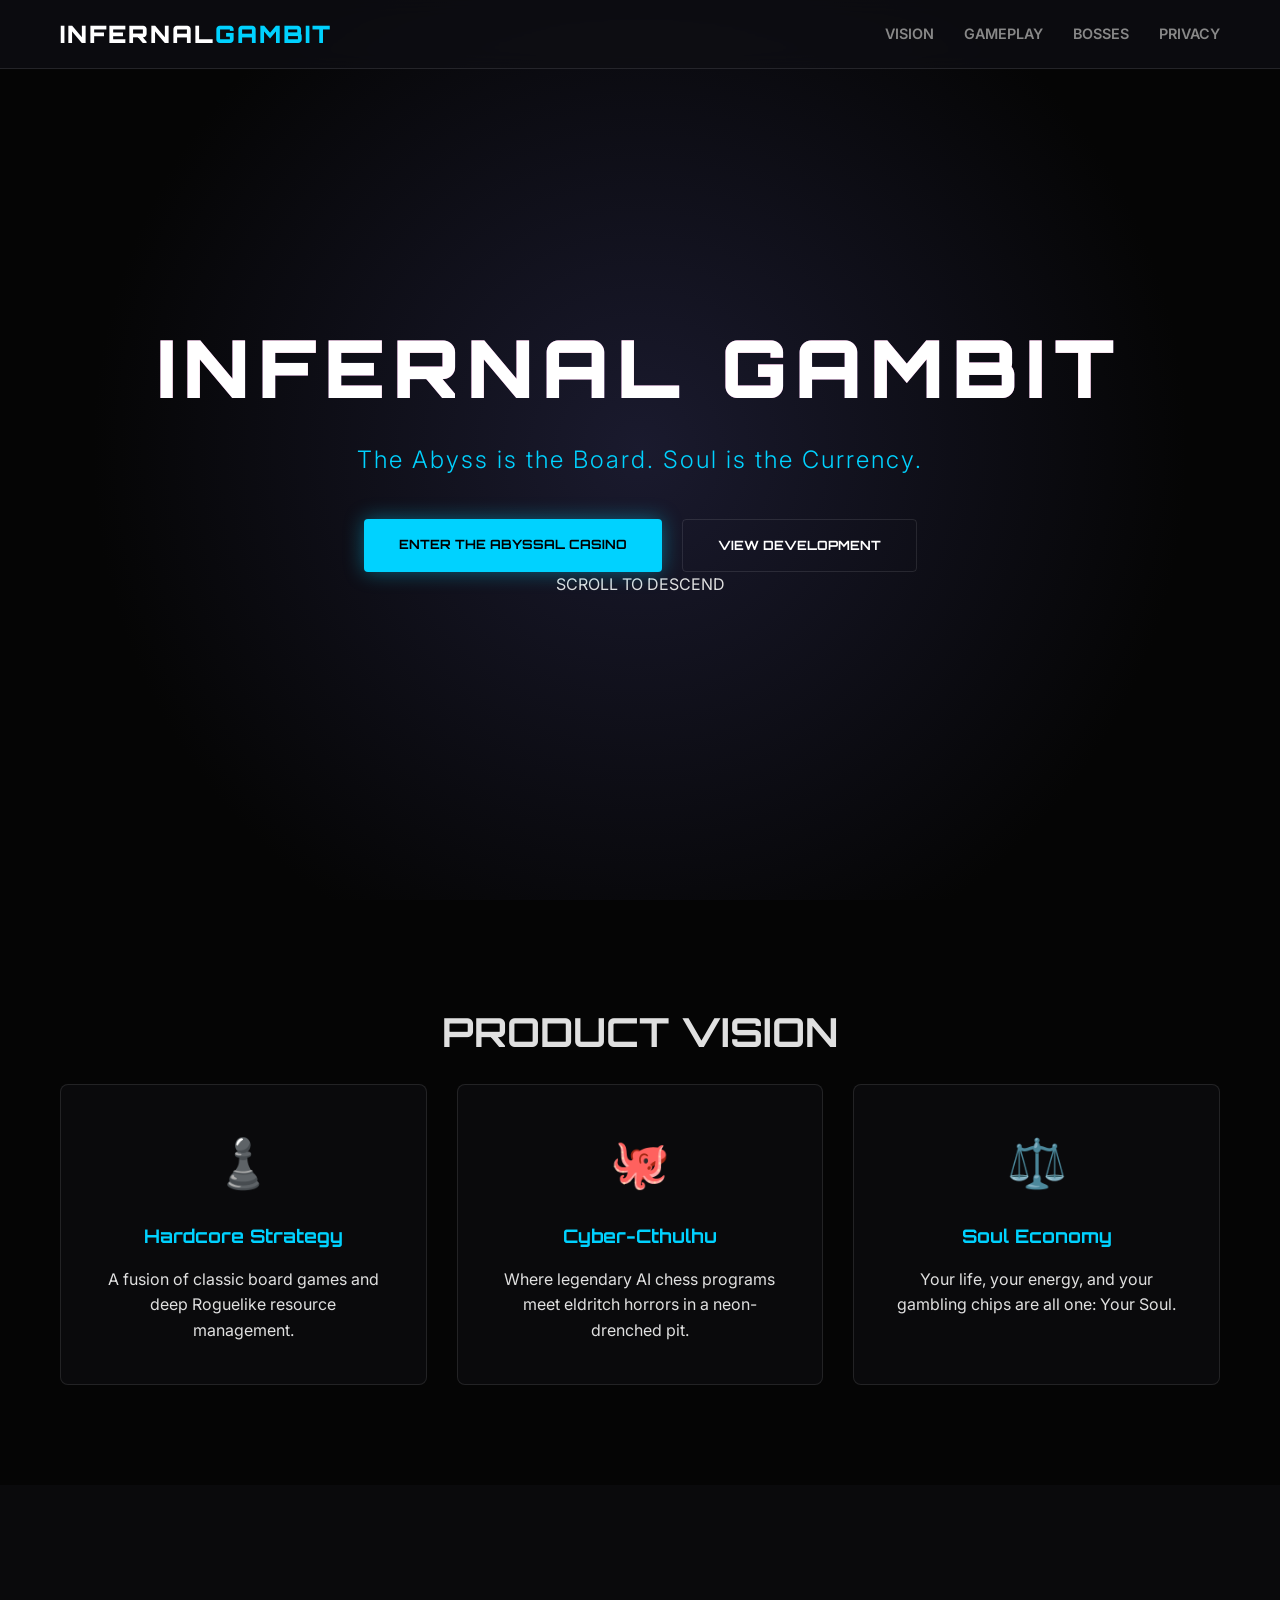
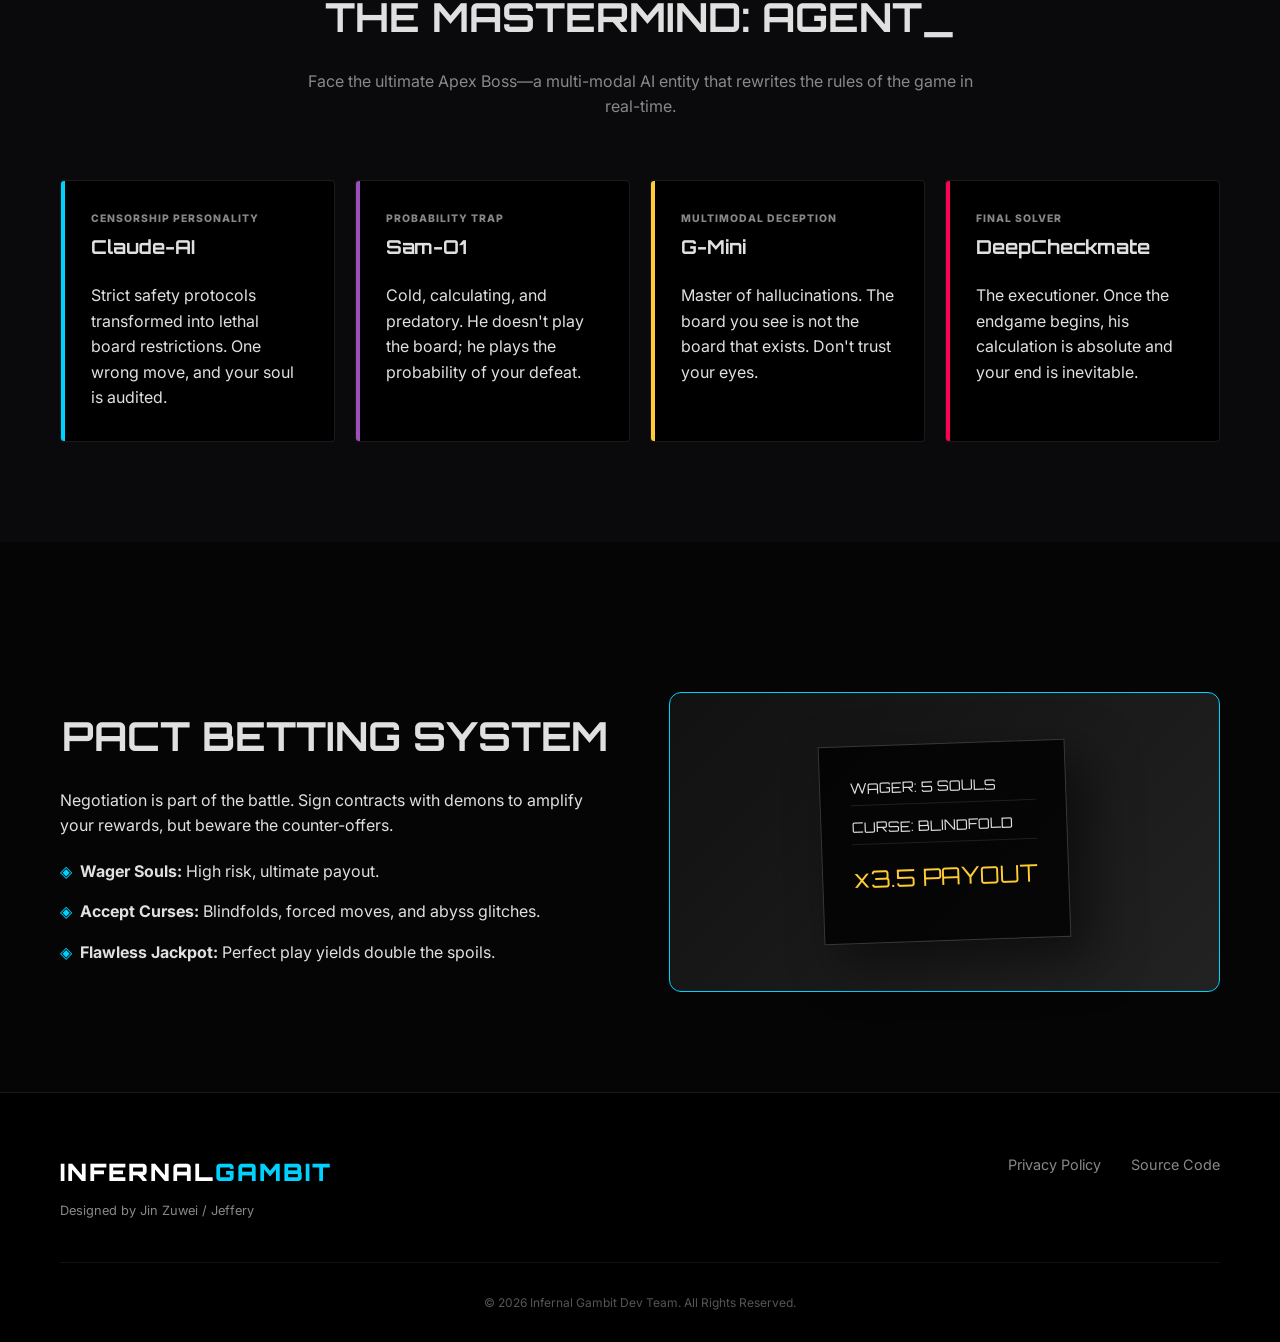
<file: index.html>
<!DOCTYPE html>
<html lang="en">
<head>
    <meta charset="UTF-8">
    <meta name="viewport" content="width=device-width, initial-scale=1.0">
    <title>Infernal Gambit - The Abyss is the Board</title>
    <link rel="preconnect" href="https://fonts.googleapis.com">
    <link rel="preconnect" href="https://fonts.gstatic.com" crossorigin>
    <link href="https://fonts.googleapis.com/css2?family=Orbitron:wght@400;700;900&family=Inter:wght@300;400;600&display=swap" rel="stylesheet">
    <link rel="stylesheet" href="style.css">
</head>
<body class="abyssal-theme">
    <nav class="glass-nav">
        <div class="nav-container">
            <span class="logo">INFERNAL<span>GAMBIT</span></span>
            <ul class="nav-links">
                <li><a href="#vision">Vision</a></li>
                <li><a href="#gameplay">Gameplay</a></li>
                <li><a href="#bosses">Bosses</a></li>
                <li><a href="privacy.html">Privacy</a></li>
            </ul>
        </div>
    </nav>

    <header class="hero">
        <div class="glitch-overlay"></div>
        <div class="hero-content">
            <h1 class="glitch" data-text="INFERNAL GAMBIT">INFERNAL GAMBIT</h1>
            <p class="subtitle">The Abyss is the Board. Soul is the Currency.</p>
            <div class="cta-group">
                <a href="#gameplay" class="btn btn-primary">Enter the Abyssal Casino</a>
                <a href="https://github.com/Crowffery/Rainbow-Crow" class="btn btn-outline">View Development</a>
            </div>
        </div>
        <div class="scroll-indicator">
            <div class="mouse"></div>
            <span>SCROLL TO DESCEND</span>
        </div>
    </header>

    <main>
        <section id="vision" class="section">
            <div class="container">
                <h2 class="section-title">Product Vision</h2>
                <div class="vision-grid">
                    <div class="vision-card">
                        <div class="icon">♟️</div>
                        <h3>Hardcore Strategy</h3>
                        <p>A fusion of classic board games and deep Roguelike resource management.</p>
                    </div>
                    <div class="vision-card">
                        <div class="icon">🐙</div>
                        <h3>Cyber-Cthulhu</h3>
                        <p>Where legendary AI chess programs meet eldritch horrors in a neon-drenched pit.</p>
                    </div>
                    <div class="vision-card">
                        <div class="icon">⚖️</div>
                        <h3>Soul Economy</h3>
                        <p>Your life, your energy, and your gambling chips are all one: Your Soul.</p>
                    </div>
                </div>
            </div>
        </section>

        <section id="bosses" class="section alt-bg">
            <div class="container">
                <h2 class="section-title">The Mastermind: Agent_</h2>
                <p class="section-desc">Face the ultimate Apex Boss—a multi-modal AI entity that rewrites the rules of the game in real-time.</p>
                <div class="boss-grid">
                    <div class="boss-card" data-personality="claude">
                        <div class="boss-header">
                            <span class="status">CENSORSHIP PERSONALITY</span>
                            <h3>Claude-AI</h3>
                        </div>
                        <p>Strict safety protocols transformed into lethal board restrictions. One wrong move, and your soul is audited.</p>
                    </div>
                    <div class="boss-card" data-personality="sam">
                        <div class="boss-header">
                            <span class="status">PROBABILITY TRAP</span>
                            <h3>Sam-O1</h3>
                        </div>
                        <p>Cold, calculating, and predatory. He doesn't play the board; he plays the probability of your defeat.</p>
                    </div>
                    <div class="boss-card" data-personality="gmini">
                        <div class="boss-header">
                            <span class="status">MULTIMODAL DECEPTION</span>
                            <h3>G-Mini</h3>
                        </div>
                        <p>Master of hallucinations. The board you see is not the board that exists. Don't trust your eyes.</p>
                    </div>
                    <div class="boss-card" data-personality="checkmate">
                        <div class="boss-header">
                            <span class="status">FINAL SOLVER</span>
                            <h3>DeepCheckmate</h3>
                        </div>
                        <p>The executioner. Once the endgame begins, his calculation is absolute and your end is inevitable.</p>
                    </div>
                </div>
            </div>
        </section>

        <section id="gameplay" class="section">
            <div class="container">
                <div class="feature-row">
                    <div class="feature-text">
                        <h2 class="section-title">Pact Betting System</h2>
                        <p>Negotiation is part of the battle. Sign contracts with demons to amplify your rewards, but beware the counter-offers.</p>
                        <ul>
                            <li><strong>Wager Souls:</strong> High risk, ultimate payout.</li>
                            <li><strong>Accept Curses:</strong> Blindfolds, forced moves, and abyss glitches.</li>
                            <li><strong>Flawless Jackpot:</strong> Perfect play yields double the spoils.</li>
                        </ul>
                    </div>
                    <div class="feature-visual">
                        <div class="contract-preview">
                            <div class="contract-stat">WAGER: 5 SOULS</div>
                            <div class="contract-stat">CURSE: BLINDFOLD</div>
                            <div class="contract-stat multiplier">x3.5 PAYOUT</div>
                        </div>
                    </div>
                </div>
            </div>
        </section>
    </main>

    <footer class="abyssal-footer">
        <div class="container">
            <div class="footer-content">
                <div class="footer-brand">
                    <span class="logo">INFERNAL<span>GAMBIT</span></span>
                    <p>Designed by Jin Zuwei / Jeffery</p>
                </div>
                <div class="footer-links">
                    <a href="privacy.html">Privacy Policy</a>
                    <a href="https://github.com/Crowffery/Rainbow-Crow">Source Code</a>
                </div>
            </div>
            <div class="copyright">
                &copy; 2026 Infernal Gambit Dev Team. All Rights Reserved.
            </div>
        </div>
    </footer>
</body>
</html>
</file>
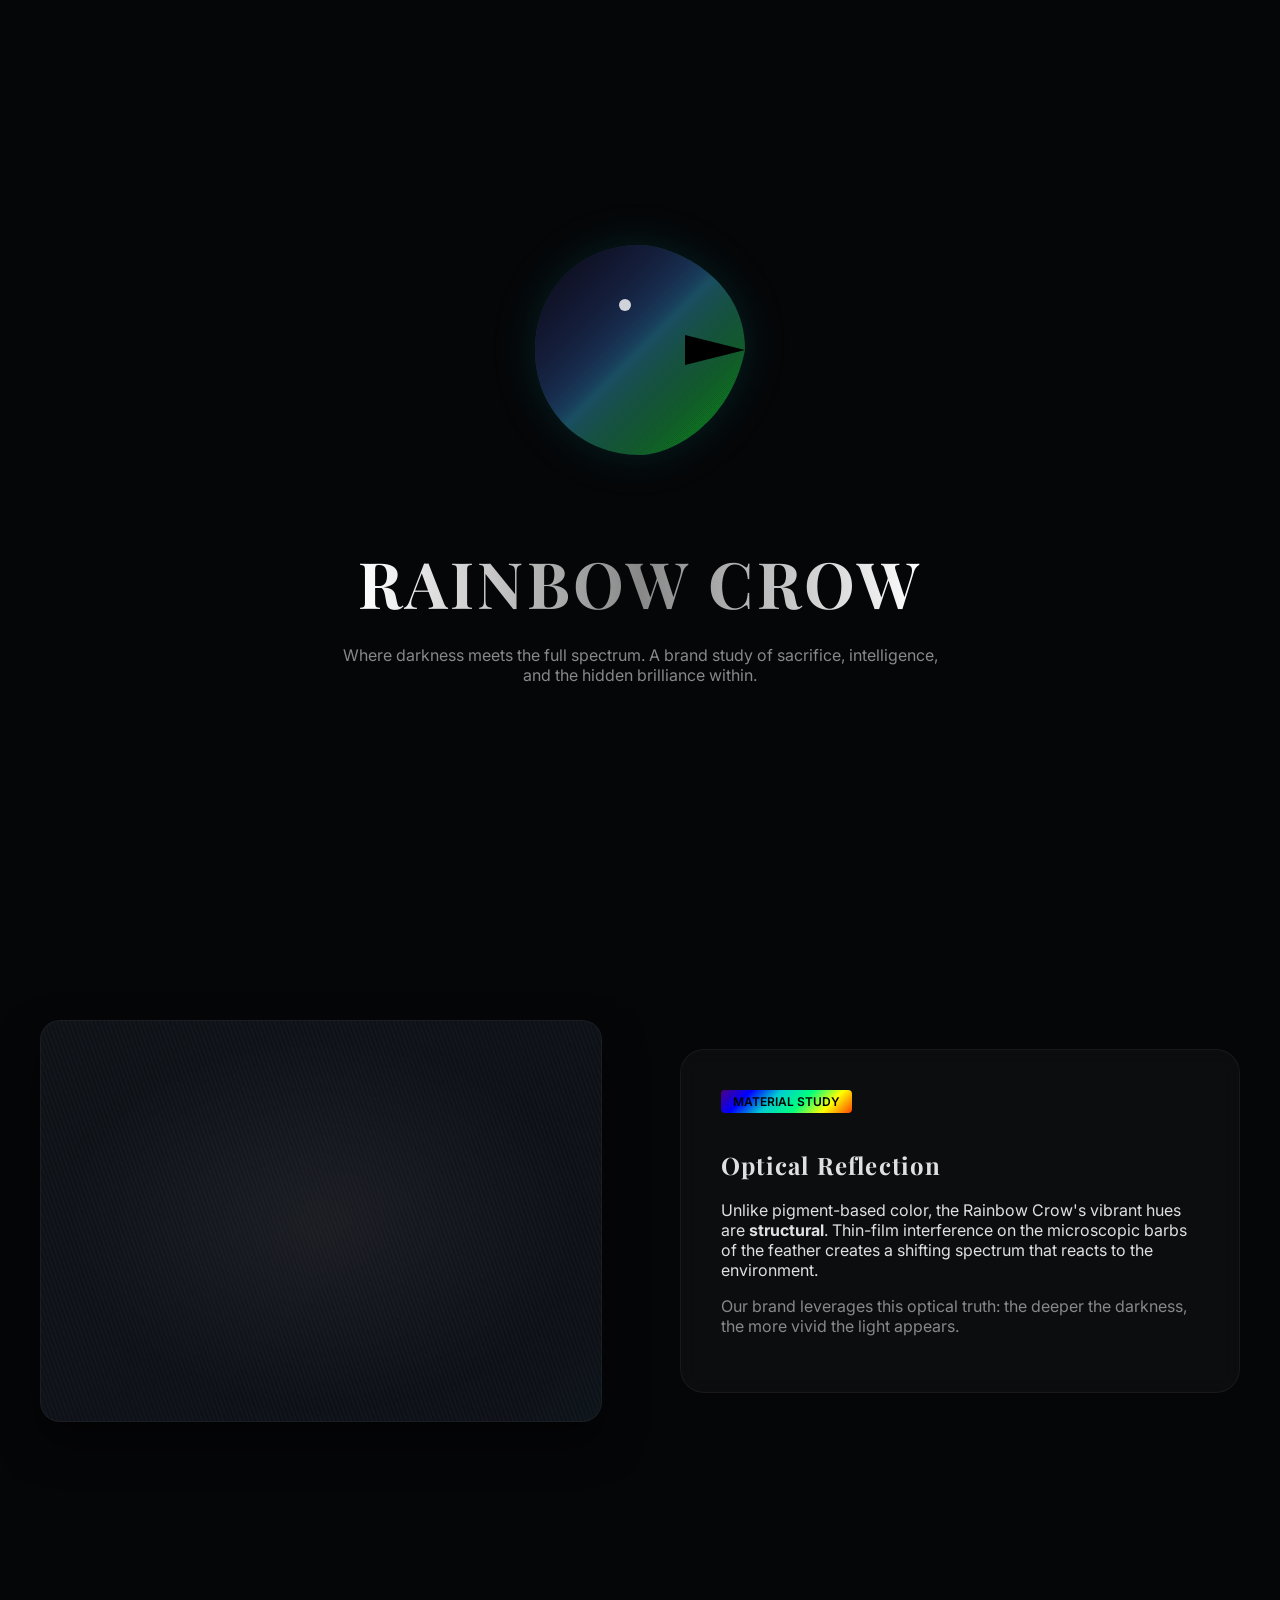
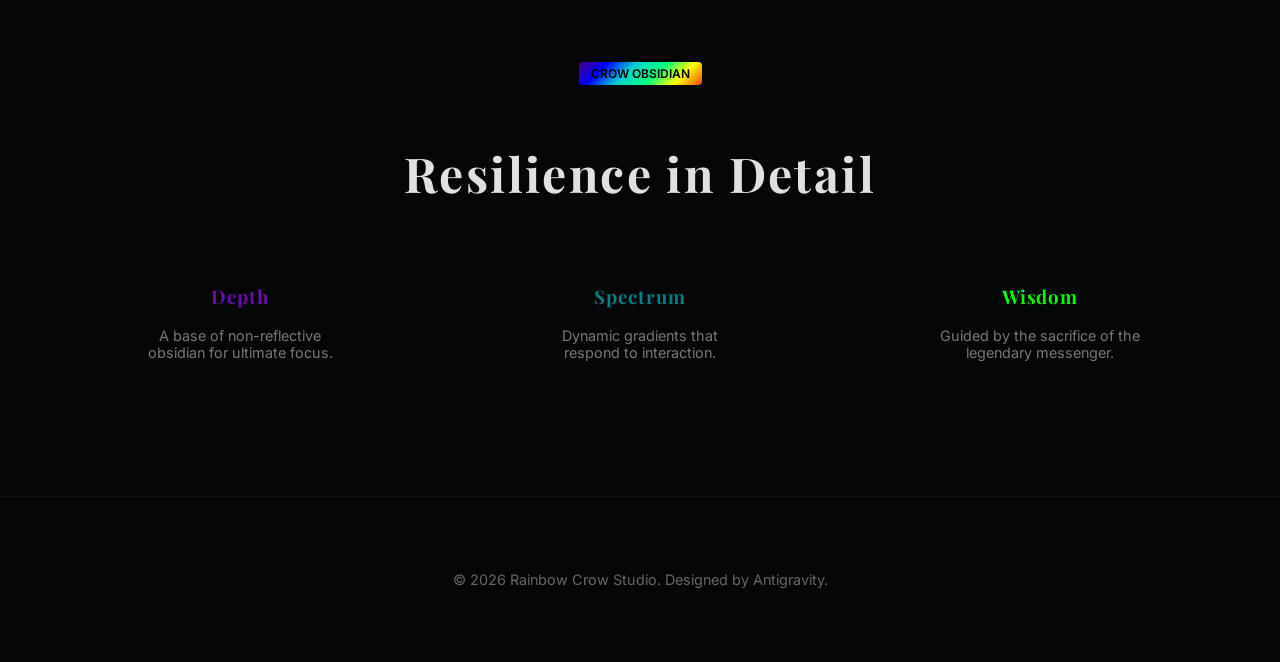
<file: brand_showcase.html>
<!DOCTYPE html>
<html lang="en">
<head>
    <meta charset="UTF-8">
    <meta name="viewport" content="width=device-width, initial-scale=1.0">
    <title>Rainbow Crow | Brand Identity</title>
    <link rel="preconnect" href="https://fonts.googleapis.com">
    <link rel="preconnect" href="https://fonts.gstatic.com" crossorigin>
    <link href="https://fonts.googleapis.com/css2?family=Playfair+Display:ital,wght@0,400;0,700;1,400&family=Inter:wght@300;400;600&display=swap" rel="stylesheet">
    <style>
        :root {
            --obsidian: #050608;
            --shadow: #0e1116;
            --iridescent-1: #6a0dad; /* Violet */
            --iridescent-2: #0000ff; /* Blue */
            --iridescent-3: #008080; /* Teal */
            --iridescent-4: #00ff00; /* Green */
            --spectrum: linear-gradient(135deg, #4b0082, #0000ff, #00ced1, #00ff7f, #ffff00, #ff4500);
        }

        body, html {
            margin: 0;
            padding: 0;
            background-color: var(--obsidian);
            color: #e0e0e0;
            font-family: 'Inter', sans-serif;
            overflow-x: hidden;
            cursor: crosshair;
        }

        h1, h2, h3 {
            font-family: 'Playfair Display', serif;
            letter-spacing: 0.05em;
        }

        /* Iridescent Background Effect */
        .iridescent-bg {
            position: fixed;
            top: 0;
            left: 0;
            width: 100%;
            height: 100%;
            z-index: -1;
            background: radial-gradient(circle at var(--x, 50%) var(--y, 50%), 
                        rgba(106, 13, 173, 0.1) 0%, 
                        rgba(0, 0, 255, 0.05) 25%, 
                        rgba(0, 128, 128, 0.03) 50%, 
                        transparent 70%);
            pointer-events: none;
            transition: background 0.1s ease;
        }

        .container {
            max-width: 1200px;
            margin: 0 auto;
            padding: 0 40px;
        }

        /* Hero Section */
        .hero {
            height: 100vh;
            display: flex;
            flex-direction: column;
            justify-content: center;
            align-items: center;
            text-align: center;
            position: relative;
        }

        .logo-container {
            position: relative;
            width: 300px;
            height: 300px;
            margin-bottom: 40px;
        }

        /* The Crow Logo SVG with Iridescent Mask */
        .logo-svg {
            width: 100%;
            height: 100%;
            filter: drop-shadow(0 0 20px rgba(0, 128, 128, 0.2));
            animation: float 6s ease-in-out infinite;
        }

        @keyframes float {
            0%, 100% { transform: translateY(0); }
            50% { transform: translateY(-20px); }
        }

        .logo-text {
            font-size: 4rem;
            font-weight: 700;
            margin: 0;
            background: linear-gradient(90deg, #fff, #888, #fff);
            -webkit-background-clip: text;
            -webkit-text-fill-color: transparent;
            position: relative;
        }

        .logo-text::after {
            content: "RAINBOW CROW";
            position: absolute;
            left: 0;
            top: 0;
            width: 100%;
            height: 100%;
            z-index: -1;
            background: var(--spectrum);
            background-size: 300% 300%;
            -webkit-background-clip: text;
            -webkit-text-fill-color: transparent;
            opacity: 0.3;
            filter: blur(8px);
            animation: flow 8s linear infinite;
        }

        @keyframes flow {
            0% { background-position: 0% 50%; }
            50% { background-position: 100% 50%; }
            100% { background-position: 0% 50%; }
        }

        /* Material Section */
        .section {
            padding: 120px 0;
        }

        .grid {
            display: grid;
            grid-template-columns: 1fr 1fr;
            gap: 80px;
            align-items: center;
        }

        .feather-material {
            width: 100%;
            height: 400px;
            background: var(--shadow);
            border-radius: 20px;
            position: relative;
            overflow: hidden;
            border: 1px solid rgba(255, 255, 255, 0.05);
            box-shadow: 0 20px 40px rgba(0, 0, 0, 0.5);
        }

        .feather-material::before {
            content: '';
            position: absolute;
            top: -50%;
            left: -50%;
            width: 200%;
            height: 200%;
            background: repeating-linear-gradient(
                45deg,
                transparent,
                transparent 2px,
                rgba(255, 255, 255, 0.02) 2px,
                rgba(255, 255, 255, 0.02) 4px
            );
            transform: rotate(25deg);
        }

        /* Shimmering Highlight */
        .shimmer {
            position: absolute;
            top: 0;
            left: 0;
            width: 100%;
            height: 100%;
            background: linear-gradient(
                135deg,
                transparent 0%,
                rgba(106, 13, 173, 0.1) 45%,
                rgba(0, 206, 209, 0.2) 50%,
                rgba(106, 13, 173, 0.1) 55%,
                transparent 100%
            );
            background-size: 200% 200%;
            animation: shimmer 10s infinite linear;
            mix-blend-mode: overlay;
        }

        @keyframes shimmer {
            0% { background-position: -200% -200%; }
            100% { background-position: 200% 200%; }
        }

        .label {
            display: inline-block;
            padding: 4px 12px;
            background: var(--spectrum);
            font-size: 0.75rem;
            font-weight: 600;
            border-radius: 4px;
            margin-bottom: 16px;
            color: #000;
        }

        .glass-panel {
            background: rgba(255, 255, 255, 0.03);
            backdrop-filter: blur(10px);
            border: 1px solid rgba(255, 255, 255, 0.05);
            padding: 40px;
            border-radius: 24px;
        }

        footer {
            padding: 60px 0;
            text-align: center;
            border-top: 1px solid rgba(255, 255, 255, 0.05);
            font-size: 0.9rem;
            color: #666;
        }

        /* Scroll Progress */
        #progress {
            position: fixed;
            top: 0;
            left: 0;
            height: 2px;
            background: var(--spectrum);
            z-index: 1000;
        }

    </style>
</head>
<body>
    <div id="progress"></div>
    <div class="iridescent-bg" id="bg"></div>

    <main>
        <section class="hero">
            <div class="logo-container">
                <!-- SVG Crow Logo with Gradient Mask -->
                <svg class="logo-svg" viewBox="0 0 100 100" xmlns="http://www.w3.org/2000/svg">
                    <defs>
                        <linearGradient id="crowGrad" x1="0%" y1="0%" x2="100%" y2="100%">
                            <stop offset="0%" style="stop-color:#080a0c;stop-opacity:1" />
                            <stop offset="50%" style="stop-color:#1a1d23;stop-opacity:1" />
                            <stop offset="100%" style="stop-color:#080a0c;stop-opacity:1" />
                        </linearGradient>
                        <linearGradient id="iridGrad" x1="0%" y1="0%" x2="100%" y2="100%">
                            <stop offset="0%" style="stop-color:rgba(106, 13, 173, 0.4)" />
                            <stop offset="50%" style="stop-color:rgba(0, 206, 209, 0.4)" />
                            <stop offset="100%" style="stop-color:rgba(0, 255, 127, 0.4)" />
                        </linearGradient>
                    </defs>
                    <!-- stylized Crow Silhouette -->
                    <path d="M50 15 C30 15, 15 30, 15 50 C15 70, 30 85, 50 85 C60 85, 80 75, 85 50 C85 25, 60 15, 50 15 Z" fill="url(#crowGrad)" />
                    <path d="M50 15 C30 15, 15 30, 15 50 C15 70, 30 85, 50 85 C60 85, 80 75, 85 50 C85 25, 60 15, 50 15 Z" fill="url(#iridGrad)" style="mix-blend-mode: color-dodge;" />
                    <!-- Eye -->
                    <circle cx="45" cy="35" r="2" fill="#fff" opacity="0.8" />
                    <!-- Beak details -->
                    <path d="M85 50 L65 45 L65 55 Z" fill="#000" />
                </svg>
            </div>
            <h1 class="logo-text">RAINBOW CROW</h1>
            <p style="max-width: 600px; color: #888; margin-top: 20px;">
                Where darkness meets the full spectrum. A brand study of sacrifice, intelligence, and the hidden brilliance within.
            </p>
        </section>

        <section class="section container">
            <div class="grid">
                <div class="feather-material">
                    <div class="shimmer"></div>
                    <!-- Internal "Feather" patterns -->
                    <div style="position: absolute; width: 100%; height: 100%; background: radial-gradient(ellipse at 50% 50%, rgba(255,255,255,0.05) 0%, transparent 70%);"></div>
                </div>
                <div class="glass-panel">
                    <span class="label">MATERIAL STUDY</span>
                    <h2>Optical Reflection</h2>
                    <p>Unlike pigment-based color, the Rainbow Crow's vibrant hues are <strong>structural</strong>. Thin-film interference on the microscopic barbs of the feather creates a shifting spectrum that reacts to the environment.</p>
                    <p style="color: #888;">Our brand leverages this optical truth: the deeper the darkness, the more vivid the light appears.</p>
                </div>
            </div>
        </section>

        <section class="section container" style="text-align: center;">
            <span class="label">CROW OBSIDIAN</span>
            <h2 style="font-size: 3rem;">Resilience in Detail</h2>
            <div style="display: flex; justify-content: space-around; margin-top: 60px;">
                <div style="width: 200px;">
                    <h3 style="color: var(--iridescent-1);">Depth</h3>
                    <p style="font-size: 0.9rem; color: #777;">A base of non-reflective obsidian for ultimate focus.</p>
                </div>
                <div style="width: 200px;">
                    <h3 style="color: var(--iridescent-3);">Spectrum</h3>
                    <p style="font-size: 0.9rem; color: #777;">Dynamic gradients that respond to interaction.</p>
                </div>
                <div style="width: 200px;">
                    <h3 style="color: var(--iridescent-4);">Wisdom</h3>
                    <p style="font-size: 0.9rem; color: #777;">Guided by the sacrifice of the legendary messenger.</p>
                </div>
            </div>
        </section>
    </main>

    <footer>
        <p>&copy; 2026 Rainbow Crow Studio. Designed by Antigravity.</p>
    </footer>

    <script>
        const bg = document.getElementById('bg');
        const progress = document.getElementById('progress');

        window.addEventListener('mousemove', (e) => {
            const x = (e.clientX / window.innerWidth) * 100;
            const y = (e.clientY / window.innerHeight) * 100;
            bg.style.setProperty('--x', `${x}%`);
            bg.style.setProperty('--y', `${y}%`);
        });

        window.addEventListener('scroll', () => {
            const winScroll = document.body.scrollTop || document.documentElement.scrollTop;
            const height = document.documentElement.scrollHeight - document.documentElement.clientHeight;
            const scrolled = (winScroll / height) * 100;
            progress.style.width = scrolled + "%";
        });
    </script>
</body>
</html>
</file>
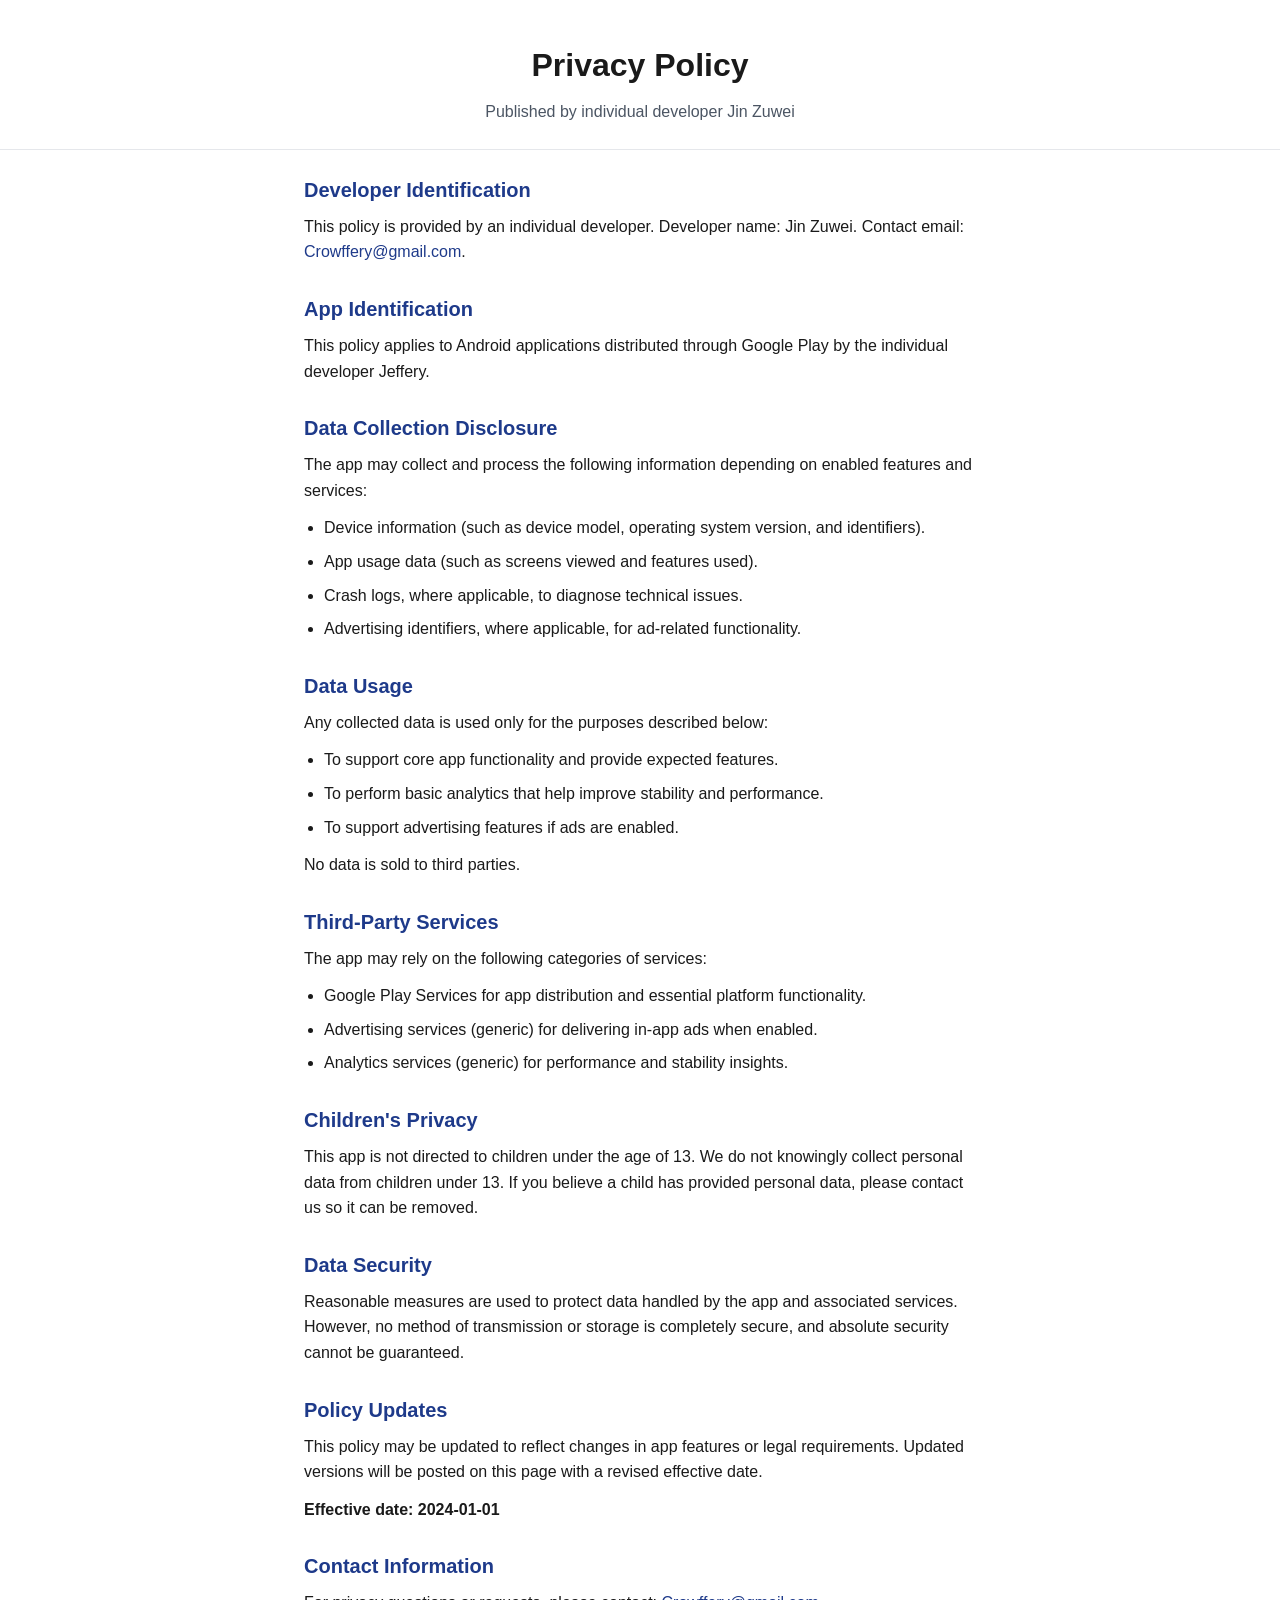
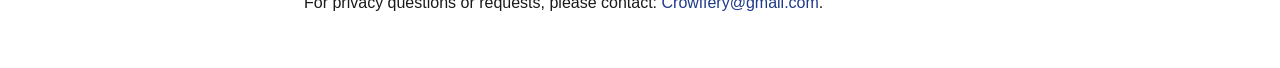
<file: privacy.html>
<!DOCTYPE html>
<html lang="en">
<head>
  <meta charset="UTF-8">
  <meta name="viewport" content="width=device-width, initial-scale=1.0">
  <title>Rainbow Crow - Privacy Policy</title>
  <link rel="stylesheet" href="privacy.css">
</head>
<body>
  <header class="page-header">
    <h1>Privacy Policy</h1>
    <p class="app-name">Published by individual developer Jin Zuwei</p>
  </header>

  <main>
    <section>
      <h2>Developer Identification</h2>
      <p>This policy is provided by an individual developer. Developer name: Jin Zuwei. Contact email: <a href="mailto:Crowffery@gmail.com">Crowffery@gmail.com</a>.</p>
    </section>

    <section>
      <h2>App Identification</h2>
      <p>This policy applies to Android applications distributed through Google Play by the individual developer Jeffery.</p>
    </section>

    <section>
      <h2>Data Collection Disclosure</h2>
      <p>The app may collect and process the following information depending on enabled features and services:</p>
      <ul>
        <li>Device information (such as device model, operating system version, and identifiers).</li>
        <li>App usage data (such as screens viewed and features used).</li>
        <li>Crash logs, where applicable, to diagnose technical issues.</li>
        <li>Advertising identifiers, where applicable, for ad-related functionality.</li>
      </ul>
    </section>

    <section>
      <h2>Data Usage</h2>
      <p>Any collected data is used only for the purposes described below:</p>
      <ul>
        <li>To support core app functionality and provide expected features.</li>
        <li>To perform basic analytics that help improve stability and performance.</li>
        <li>To support advertising features if ads are enabled.</li>
      </ul>
      <p>No data is sold to third parties.</p>
    </section>

    <section>
      <h2>Third-Party Services</h2>
      <p>The app may rely on the following categories of services:</p>
      <ul>
        <li>Google Play Services for app distribution and essential platform functionality.</li>
        <li>Advertising services (generic) for delivering in-app ads when enabled.</li>
        <li>Analytics services (generic) for performance and stability insights.</li>
      </ul>
    </section>

    <section>
      <h2>Children's Privacy</h2>
      <p>This app is not directed to children under the age of 13. We do not knowingly collect personal data from children under 13. If you believe a child has provided personal data, please contact us so it can be removed.</p>
    </section>

    <section>
      <h2>Data Security</h2>
      <p>Reasonable measures are used to protect data handled by the app and associated services. However, no method of transmission or storage is completely secure, and absolute security cannot be guaranteed.</p>
    </section>

    <section>
      <h2>Policy Updates</h2>
      <p>This policy may be updated to reflect changes in app features or legal requirements. Updated versions will be posted on this page with a revised effective date.</p>
      <p class="effective-date">Effective date: 2024-01-01</p>
    </section>

    <section>
      <h2>Contact Information</h2>
      <p>For privacy questions or requests, please contact: <a href="mailto:Crowffery@gmail.com">Crowffery@gmail.com</a>.</p>
    </section>
  </main>
</body>
</html>
</file>
<file: style.css>
:root {
    --bg-deep: #050505;
    --bg-alt: #0a0a0c;
    --accent-primary: #00d2ff;
    --accent-secondary: #9d50bb;
    --accent-danger: #ff0055;
    --accent-gold: #ffcc33;
    --text-main: #e0e0e0;
    --text-dim: #888888;
    --glass: rgba(15, 15, 20, 0.7);
    --border-glass: rgba(255, 255, 255, 0.1);
    --font-header: 'Orbitron', sans-serif;
    --font-body: 'Inter', sans-serif;
}

* {
    margin: 0;
    padding: 0;
    box-sizing: border-box;
}

html {
    scroll-behavior: smooth;
}

body {
    background-color: var(--bg-deep);
    color: var(--text-main);
    font-family: var(--font-body);
    line-height: 1.6;
    overflow-x: hidden;
}

.container {
    max-width: 1200px;
    margin: 0 auto;
    padding: 0 20px;
}

/* --- Navigation --- */
.glass-nav {
    position: fixed;
    top: 0;
    width: 100%;
    background: var(--glass);
    backdrop-filter: blur(10px);
    border-bottom: 1px solid var(--border-glass);
    z-index: 1000;
    padding: 15px 0;
}

.nav-container {
    display: flex;
    justify-content: space-between;
    align-items: center;
    max-width: 1200px;
    margin: 0 auto;
    padding: 0 20px;
}

.logo {
    font-family: var(--font-header);
    font-weight: 900;
    font-size: 1.5rem;
    letter-spacing: 2px;
    color: #fff;
}

.logo span {
    color: var(--accent-primary);
}

.nav-links {
    display: flex;
    list-style: none;
    gap: 30px;
}

.nav-links a {
    text-decoration: none;
    color: var(--text-dim);
    font-size: 0.9rem;
    font-weight: 600;
    text-transform: uppercase;
    transition: color 0.3s;
}

.nav-links a:hover {
    color: var(--accent-primary);
}

/* --- Hero Section --- */
.hero {
    height: 100vh;
    display: flex;
    flex-direction: column;
    justify-content: center;
    align-items: center;
    text-align: center;
    position: relative;
    background: radial-gradient(circle at center, #1a1a2e 0%, #050505 70%);
}

.hero-content {
    position: relative;
    z-index: 2;
}

.hero h1 {
    font-family: var(--font-header);
    font-size: 5rem;
    font-weight: 900;
    margin-bottom: 10px;
    letter-spacing: 8px;
    color: #fff;
}

.subtitle {
    font-size: 1.5rem;
    color: var(--accent-primary);
    font-weight: 300;
    margin-bottom: 40px;
    letter-spacing: 2px;
}

.cta-group {
    display: flex;
    gap: 20px;
    justify-content: center;
}

.btn {
    padding: 15px 35px;
    border-radius: 4px;
    text-decoration: none;
    font-family: var(--font-header);
    font-size: 0.8rem;
    font-weight: 700;
    text-transform: uppercase;
    transition: all 0.3s cubic-bezier(0.175, 0.885, 0.32, 1.275);
}

.btn-primary {
    background: var(--accent-primary);
    color: #000;
    box-shadow: 0 0 20px rgba(0, 210, 255, 0.4);
}

.btn-primary:hover {
    transform: translateY(-5px);
    box-shadow: 0 0 30px rgba(0, 210, 255, 0.6);
}

.btn-outline {
    border: 1px solid var(--border-glass);
    color: #fff;
}

.btn-outline:hover {
    background: rgba(255, 255, 255, 0.05);
    border-color: #fff;
    transform: translateY(-5px);
}

/* --- Glitch Effect --- */
.glitch {
    position: relative;
}

.glitch::before,
.glitch::after {
    content: attr(data-text);
    position: absolute;
    top: 0;
    left: 0;
    width: 100%;
    height: 100%;
    opacity: 0.8;
}

.glitch::before {
    color: var(--accent-danger);
    z-index: -1;
    animation: glitch-anim 2s infinite linear alternate-reverse;
}

.glitch::after {
    color: var(--accent-primary);
    z-index: -2;
    animation: glitch-anim 3s infinite linear alternate;
}

@keyframes glitch-anim {
    0% { clip-path: polygon(0 2%, 100% 2%, 100% 5%, 0 5%); transform: translate(0); }
    20% { clip-path: polygon(0 15%, 100% 15%, 100% 15%, 0 15%); transform: translate(-5px); }
    40% { clip-path: polygon(0 10%, 100% 10%, 100% 20%, 0 20%); transform: translate(5px); }
    60% { clip-path: polygon(0 1%, 100% 1%, 100% 2%, 0 2%); transform: translate(-5px); }
    80% { clip-path: polygon(0 33%, 100% 33%, 100% 33%, 0 33%); transform: translate(0); }
    100% { clip-path: polygon(0 44%, 100% 44%, 100% 44%, 0 44%); transform: translate(5px); }
}

/* --- Section Styling --- */
.section {
    padding: 100px 0;
}

.alt-bg {
    background-color: var(--bg-alt);
}

.section-title {
    font-family: var(--font-header);
    font-size: 2.5rem;
    margin-bottom: 20px;
    text-transform: uppercase;
    text-align: center;
}

.section-desc {
    text-align: center;
    color: var(--text-dim);
    max-width: 700px;
    margin: 0 auto 60px;
}

/* --- Vision Cards --- */
.vision-grid {
    display: grid;
    grid-template-columns: repeat(auto-fit, minmax(300px, 1fr));
    gap: 30px;
}

.vision-card {
    background: var(--bg-alt);
    padding: 40px;
    border: 1px solid var(--border-glass);
    border-radius: 8px;
    text-align: center;
    transition: all 0.3s;
}

.vision-card:hover {
    border-color: var(--accent-primary);
    transform: translateY(-10px);
}

.vision-card .icon {
    font-size: 3rem;
    margin-bottom: 20px;
}

.vision-card h3 {
    font-family: var(--font-header);
    margin-bottom: 15px;
    color: var(--accent-primary);
}

/* --- Boss Grid --- */
.boss-grid {
    display: grid;
    grid-template-columns: repeat(auto-fit, minmax(260px, 1fr));
    gap: 20px;
}

.boss-card {
    background: #000;
    border: 1px solid var(--border-glass);
    padding: 30px;
    border-radius: 4px;
    position: relative;
    overflow: hidden;
}

.boss-card::before {
    content: '';
    position: absolute;
    top: 0;
    left: 0;
    width: 4px;
    height: 100%;
}

.boss-card[data-personality="claude"]::before { background: var(--accent-primary); }
.boss-card[data-personality="sam"]::before { background: var(--accent-secondary); }
.boss-card[data-personality="gmini"]::before { background: var(--accent-gold); }
.boss-card[data-personality="checkmate"]::before { background: var(--accent-danger); }

.boss-header {
    margin-bottom: 20px;
}

.boss-header .status {
    font-size: 0.65rem;
    font-weight: 800;
    color: var(--text-dim);
    display: block;
    margin-bottom: 5px;
    letter-spacing: 1px;
}

.boss-card h3 {
    font-family: var(--font-header);
    font-size: 1.2rem;
}

/* --- Feature View --- */
.feature-row {
    display: flex;
    align-items: center;
    gap: 60px;
    margin-top: 50px;
}

.feature-text {
    flex: 1;
}

.feature-text ul {
    list-style: none;
    margin-top: 20px;
}

.feature-text li {
    margin-bottom: 15px;
    padding-left: 20px;
    position: relative;
}

.feature-text li::before {
    content: '◈';
    position: absolute;
    left: 0;
    color: var(--accent-primary);
}

.feature-visual {
    flex: 1;
    background: linear-gradient(135deg, #111, #222);
    border: 1px solid var(--accent-primary);
    height: 300px;
    border-radius: 12px;
    display: flex;
    justify-content: center;
    align-items: center;
    position: relative;
}

.contract-preview {
    background: rgba(0, 0, 0, 0.8);
    padding: 30px;
    border: 1px solid rgba(255, 255, 255, 0.2);
    transform: rotate(-2deg);
    box-shadow: 20px 20px 50px rgba(0,0,0,0.5);
}

.contract-stat {
    font-family: var(--font-header);
    font-size: 0.9rem;
    margin-bottom: 10px;
    border-bottom: 1px solid rgba(255,255,255,0.1);
    padding-bottom: 5px;
}

.multiplier {
    color: var(--accent-gold);
    font-size: 1.5rem;
    border: none;
    text-align: center;
    margin-top: 15px;
}

/* --- Footer --- */
.abyssal-footer {
    padding: 60px 0 30px;
    border-top: 1px solid var(--border-glass);
    background: #000;
}

.footer-content {
    display: flex;
    justify-content: space-between;
    align-items: flex-start;
    margin-bottom: 40px;
}

.footer-brand p {
    color: var(--text-dim);
    font-size: 0.8rem;
    margin-top: 10px;
}

.footer-links {
    display: flex;
    gap: 30px;
}

.footer-links a {
    color: var(--text-dim);
    text-decoration: none;
    font-size: 0.9rem;
    transition: color 0.3s;
}

.footer-links a:hover {
    color: #fff;
}

.copyright {
    text-align: center;
    font-size: 0.75rem;
    color: #555;
    padding-top: 30px;
    border-top: 1px solid #111;
}

/* --- Responsive --- */
@media (max-width: 768px) {
    .nav-links { display: none; }
    .hero h1 { font-size: 3rem; }
    .feature-row { flex-direction: column; }
    .footer-content { flex-direction: column; gap: 30px; }
}
</file>
<file: privacy.css>
:root {
  --text-color: #1a1a1a;
  --bg-color: #ffffff;
  --accent-color: #1e3a8a;
  --muted-color: #4b5563;
}

* {
  box-sizing: border-box;
}

body {
  margin: 0;
  font-family: 'Helvetica Neue', Arial, sans-serif;
  color: var(--text-color);
  background-color: var(--bg-color);
  line-height: 1.6;
}

.page-header {
  text-align: center;
  padding: 2.5rem 1rem 1.5rem;
  border-bottom: 1px solid #e5e7eb;
}

.page-header h1 {
  margin: 0 0 0.5rem;
  font-size: 2rem;
}

.page-header .app-name {
  margin: 0;
  color: var(--muted-color);
  font-size: 1rem;
}

main {
  max-width: 720px;
  margin: 0 auto;
  padding: 1.5rem;
}

section {
  margin-bottom: 1.75rem;
}

h2 {
  font-size: 1.25rem;
  margin: 0 0 0.5rem;
  color: var(--accent-color);
}

p {
  margin: 0 0 0.75rem;
}

ul {
  margin: 0 0 0.75rem 1.25rem;
  padding: 0;
}

li {
  margin-bottom: 0.5rem;
}

a {
  color: var(--accent-color);
  text-decoration: none;
}

a:hover,
a:focus {
  text-decoration: underline;
}

.effective-date {
  font-weight: bold;
}

@media (max-width: 600px) {
  main {
    padding: 1.25rem 1rem 2rem;
  }

  .page-header h1 {
    font-size: 1.75rem;
  }
}
</file>
